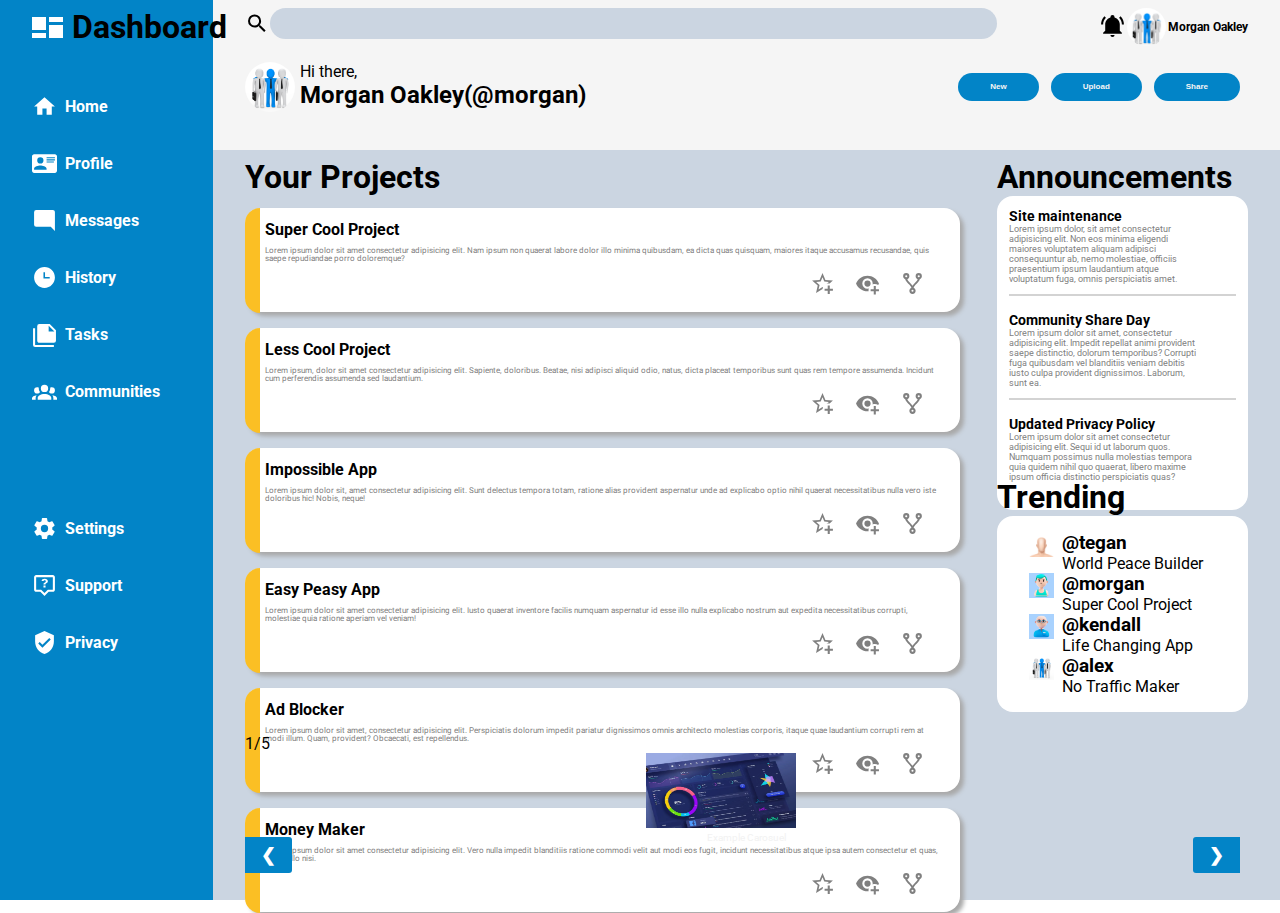
<file: index.html>
<!DOCTYPE html>
<html lang="en">
<head>
    <meta charset="UTF-8">
    <meta http-equiv="X-UA-Compatible" content="IE=edge">
    <meta name="viewport" content="width=device-width, initial-scale=1.0">
    <link rel="stylesheet" href="style.css">
    <script src="script.js" defer></script>
    <title>Dashboard</title>
</head>
<body>
    <div class="wrapper">
        <header class="padding-block">
            <div class="top-bar">
                <form action="">
                    <div class="searchbox">
                        <svg class="icon" id="search">
                            <use xlink:href="./assets/images/icons/icons.svg#search"></use>
                        </svg>
                        <input type="search"/>
                    </div>
                </form>
                <div class="side">
                    <div class="notification">
                        <svg class="icon" id="noti">
                            <use xlink:href="./assets/images/icons/icons.svg#notification"></use>
                        </svg>
                    </div>
                    <div class="profile">
                    </div>
                    <p>Morgan Oakley</p>
                </div>
            </div>
            <div class="bottom-bar">
                <div class="two-columns">
                    <div class="left">
                        <div class="image">
                        </div>
                        <div class="details">
                            <p>Hi there,</p>
                            <h2>Morgan Oakley(@morgan)</h2>
                        </div>
                    </div>
                    <div class="btns">
                        <button>New</button>
                        <button>Upload</button>
                        <button>Share</button>
                    </div>
                </div>
            </div>
        </header>
        <aside class="sidebar padding-block">
            <div class="logo">
                <div class="logo__image">
                    <div class="box" id="top-left"></div>
                    <div class="box" id="top-right"></div>
                    <div class="box" id="bottom-left"></div>
                    <div class="box" id="bottom-right"></div>
                </div>
                <h1>Dashboard</h1>
            </div>
            <nav class="primary-navigation">
                <ul class="primary-navigation__pages">
                    <li class="flex">
                        <svg class="icon">
                            <use xlink:href="./assets/images/icons/icons.svg#home"></use>
                        </svg>
                        <a href="">Home</a>
                    </li>
                    <li class="flex">
                        <svg class="icon">
                            <use xlink:href="./assets/images/icons/icons.svg#card-account-details"></use>
                        </svg>
                        <a href="">Profile</a>
                    </li>
                    <li class="flex">
                        <svg class="icon">
                            <use xlink:href="./assets/images/icons/icons.svg#message"></use>
                        </svg>
                        <a href="">Messages</a>
                    </li>
                    <li class="flex">
                        <svg class="icon">
                            <use xlink:href="./assets/images/icons/icons.svg#history"></use>
                        </svg>
                        <a href="">History</a>
                    </li>
                    <li class="flex">
                        <svg class="icon">
                            <use xlink:href="./assets/images/icons/icons.svg#task"></use>
                        </svg>
                        <a href="">Tasks</a>
                    </li>
                    <li class="flex">
                        <img class="icon" src="./assets/images/icons/account-group.svg" alt="communities">
                        <a href="">Communities</a>
                    </li>
                </ul>
                <ul class="primary-navigation__account">
                    <li class="flex">
                        <svg class="icon">
                            <use xlink:href="./assets/images/icons/icons.svg#setting"></use>
                        </svg>
                        <a href="">Settings</a>
                    </li>
                    <li class="flex">
                        <svg class="icon">
                            <use xlink:href="./assets/images/icons/icons.svg#support"></use>
                        </svg>
                        <a href="">Support</a>
                    </li>
                    <li class="flex">
                        <svg class="icon">
                            <use xlink:href="./assets/images/icons/icons.svg#privacy"></use>
                        </svg>
                        <a href="">Privacy</a>
                    </li>
                </ul>
            </nav>
        </aside>
        <main class="padding-block">
            <section class="project-container">
                <h1>Your Projects</h1>
                <div class="project-wrapper">
                    <div class="card">
                        <div class="card__title"><h1>Super Cool Project</h1></div>
                        <div class="card__details"><p>Lorem ipsum dolor sit amet consectetur adipisicing elit. Nam ipsum non quaerat labore dolor illo minima quibusdam, ea dicta quas quisquam, maiores itaque accusamus recusandae, quis saepe repudiandae porro doloremque?</p></div>
                        <div class="card__cta">
                            <svg class="icon grey">
                                <use xlink:href="./assets/images/icons/icons.svg#star-plus-outline"></use>
                            </svg>
                            <svg class="icon grey">
                                <use xlink:href="./assets/images/icons/icons.svg#eye-plus"></use>
                            </svg>
                            <svg class="icon grey" >
                                <use xlink:href="./assets/images/icons/icons.svg#source-fork"></use>
                            </svg>
                        </div>
                    </div>
                    <div class="card">
                        <div class="card__title"><h1>Less Cool Project</h1></div>
                        <div class="card__details"><p>Lorem ipsum, dolor sit amet consectetur adipisicing elit. Sapiente, doloribus. Beatae, nisi adipisci aliquid odio, natus, dicta placeat temporibus sunt quas rem tempore assumenda. Incidunt cum perferendis assumenda sed laudantium.</p></div>
                        <div class="card__cta">
                            <svg class="icon grey">
                                <use xlink:href="./assets/images/icons/icons.svg#star-plus-outline"></use>
                            </svg>
                            <svg class="icon grey">
                                <use xlink:href="./assets/images/icons/icons.svg#eye-plus"></use>
                            </svg>
                            <svg class="icon grey" >
                                <use xlink:href="./assets/images/icons/icons.svg#source-fork"></use>
                            </svg>
                        </div>
                    </div>
                    <div class="card">
                        <div class="card__title"><h1>Impossible App</h1></div>
                        <div class="card__details"><p>Lorem ipsum dolor sit, amet consectetur adipisicing elit. Sunt delectus tempora totam, ratione alias provident aspernatur unde ad explicabo optio nihil quaerat necessitatibus nulla vero iste doloribus hic! Nobis, neque!</p></div>
                        <div class="card__cta">
                            <svg class="icon grey">
                                <use xlink:href="./assets/images/icons/icons.svg#star-plus-outline"></use>
                            </svg>
                            <svg class="icon grey">
                                <use xlink:href="./assets/images/icons/icons.svg#eye-plus"></use>
                            </svg>
                            <svg class="icon grey" >
                                <use xlink:href="./assets/images/icons/icons.svg#source-fork"></use>
                            </svg>
                        </div>
                    </div>
                    <div class="card">
                        <div class="card__title"><h1>Easy Peasy App</h1></div>
                        <div class="card__details"><p>Lorem ipsum dolor sit amet consectetur adipisicing elit. Iusto quaerat inventore facilis numquam aspernatur id esse illo nulla explicabo nostrum aut expedita necessitatibus corrupti, molestiae quia ratione aperiam vel veniam!</p></div>
                        <div class="card__cta">
                            <svg class="icon grey">
                                <use xlink:href="./assets/images/icons/icons.svg#star-plus-outline"></use>
                            </svg>
                            <svg class="icon grey">
                                <use xlink:href="./assets/images/icons/icons.svg#eye-plus"></use>
                            </svg>
                            <svg class="icon grey" >
                                <use xlink:href="./assets/images/icons/icons.svg#source-fork"></use>
                            </svg>
                        </div>
                    </div>
                    <div class="card">
                        <div class="card__title"><h1>Ad Blocker</h1></div>
                        <div class="card__details"><p>Lorem ipsum dolor sit amet, consectetur adipisicing elit. Perspiciatis dolorum impedit pariatur dignissimos omnis architecto molestias corporis, itaque quae laudantium corrupti rem at modi illum. Quam, provident? Obcaecati, est repellendus.</p></div>
                        <div class="card__cta">
                            <svg class="icon grey">
                                <use xlink:href="./assets/images/icons/icons.svg#star-plus-outline"></use>
                            </svg>
                            <svg class="icon grey">
                                <use xlink:href="./assets/images/icons/icons.svg#eye-plus"></use>
                            </svg>
                            <svg class="icon grey" >
                                <use xlink:href="./assets/images/icons/icons.svg#source-fork"></use>
                            </svg>
                        </div>
                    </div>
                    <div class="card">
                        <div class="card__title"><h1>Money Maker</h1></div>
                        <div class="card__details"><p>Lorem ipsum dolor sit amet consectetur adipisicing elit. Vero nulla impedit blanditiis ratione commodi velit aut modi eos fugit, incidunt necessitatibus atque ipsa autem consectetur et quas, officia illo nisi.</p></div>
                        <div class="card__cta">
                            <svg class="icon grey">
                                <use xlink:href="./assets/images/icons/icons.svg#star-plus-outline"></use>
                            </svg>
                            <svg class="icon grey">
                                <use xlink:href="./assets/images/icons/icons.svg#eye-plus"></use>
                            </svg>
                            <svg class="icon grey" >
                                <use xlink:href="./assets/images/icons/icons.svg#source-fork"></use>
                            </svg>
                        </div>
                    </div>
                </div>
            </section>
            <article class="announcements-container">
                <h1>Announcements</h1>
                <div class="announcement-card">
                    <div class="items">
                        <h2>Site maintenance</h2>
                        <p>Lorem ipsum dolor, sit amet consectetur adipisicing elit. Non eos minima eligendi maiores voluptatem aliquam adipisci consequuntur ab, nemo molestiae, officiis praesentium ipsum laudantium atque voluptatum fuga, omnis perspiciatis amet.</p>
                    </div>
                    <div class="items">
                        <h2>Community Share Day</h2>
                        <p>Lorem ipsum dolor sit amet, consectetur adipisicing elit. Impedit repellat animi provident saepe distinctio, dolorum temporibus? Corrupti fuga quibusdam vel blanditiis veniam debitis iusto culpa provident dignissimos. Laborum, sunt ea.</p>
                    </div>
                    <div class="items" id="bottom">
                        <h2>Updated Privacy Policy</h2>
                        <p>Lorem ipsum dolor sit amet consectetur adipisicing elit. Sequi id ut laborum quos. Numquam possimus nulla molestias tempora quia quidem nihil quo quaerat, libero maxime ipsum officia distinctio perspiciatis quas?</p>
                    </div>
                </div>
            </article>
            <article class="trending-container">
                <h1>Trending</h1>
                <div class="trending__card">
                    <div class="trending__card-items">
                        <div class="trending__card-items__img">
                            <img src="./assets/images/stock-photos/2189.jpg" alt="">
                        </div>
                        <div class="trending__card-details">
                            <h3>@tegan</h3>
                            <p>World Peace Builder</p>
                        </div>
                    </div>
                    <div class="trending__card-items">
                        <div class="trending__card-items__img">
                            <img src="./assets/images/stock-photos/man.jpg" alt="">
                        </div>
                        <div class="trending__card-details">
                            <h3>@morgan</h3>
                            <p>Super Cool Project</p>
                        </div>
                    </div>
                    <div class="trending__card-items">
                        <div class="trending__card-items__img">
                            <img src="./assets/images/stock-photos/kendall.jpg" alt="">
                        </div>
                        <div class="trending__card-details">
                            <h3>@kendall</h3>
                            <p>Life Changing App</p>
                        </div>
                    </div>
                    <div class="trending__card-items">
                        <div class="trending__card-items__img">
                            <img src="./assets/images/stock-photos/pic2.jpg" alt="">
                        </div>
                        <div class="trending__card-details">
                            <h3>@alex</h3>
                            <p>No Traffic Maker</p>
                        </div>
                    </div>
                </div>
            </article>
            <aside class="dashboard">
                <div class="slider-container">
                    <div class="img__track fade">
                        <p>1/5</p>
                        <img  src="./assets/images/stock-photos/dashboard-exaple.webp" alt="">
                        <p class="text">Example Carosuel</p>
                    </div>
                    <div class="img__track fade">
                        <p>2/5</p>
                        <img  src="./assets/images/stock-photos/dashboard-example2.jpeg" alt="">
                        <p class="text">Example Carosuel</p>
                    </div>
                    <div class="img__track fade">
                        <p>3/5</p>
                        <img src="./assets/images/stock-photos/dashboard-exaple.webp" alt="">
                        <p class="text">Example Carosuel</p>
                    </div>
                    <div class="img__track fade">
                        <p>4/5</p>
                        <img src="./assets/images/stock-photos/dashboard-example2.jpeg" alt="">
                        <p class="text">Example Carosuel</p>
                    </div>
                    <div class="img__track fade">
                        <p>5/5</p>
                        <img src="./assets/images/stock-photos/dashboard-example3.jpeg" alt="">
                        <p class="text">Example Carosuel</p>
                    </div>

                    <!--Next and Previous Buttons-->
                    <div class="clicker">
                        <button id="prev" onclick="nextSlide(-1)">&#10094;</button>
                        <button id="next" onclick="nextSlide(1)">&#10095;</button>
                    </div>
                </div>
                <div class="indicators">
                    <span class="dot" onclick="currentSlide(1)"></span>
                    <span class="dot" onclick="currentSlide(2)"></span>
                    <span class="dot" onclick="currentSlide(3)"></span>
                    <span class="dot" onclick="currentSlide(4)"></span>
                    <span class="dot" onclick="currentSlide(5)"></span>
                </div>
            </aside>
        </main>
    </div>
</body>
</html>
</file>
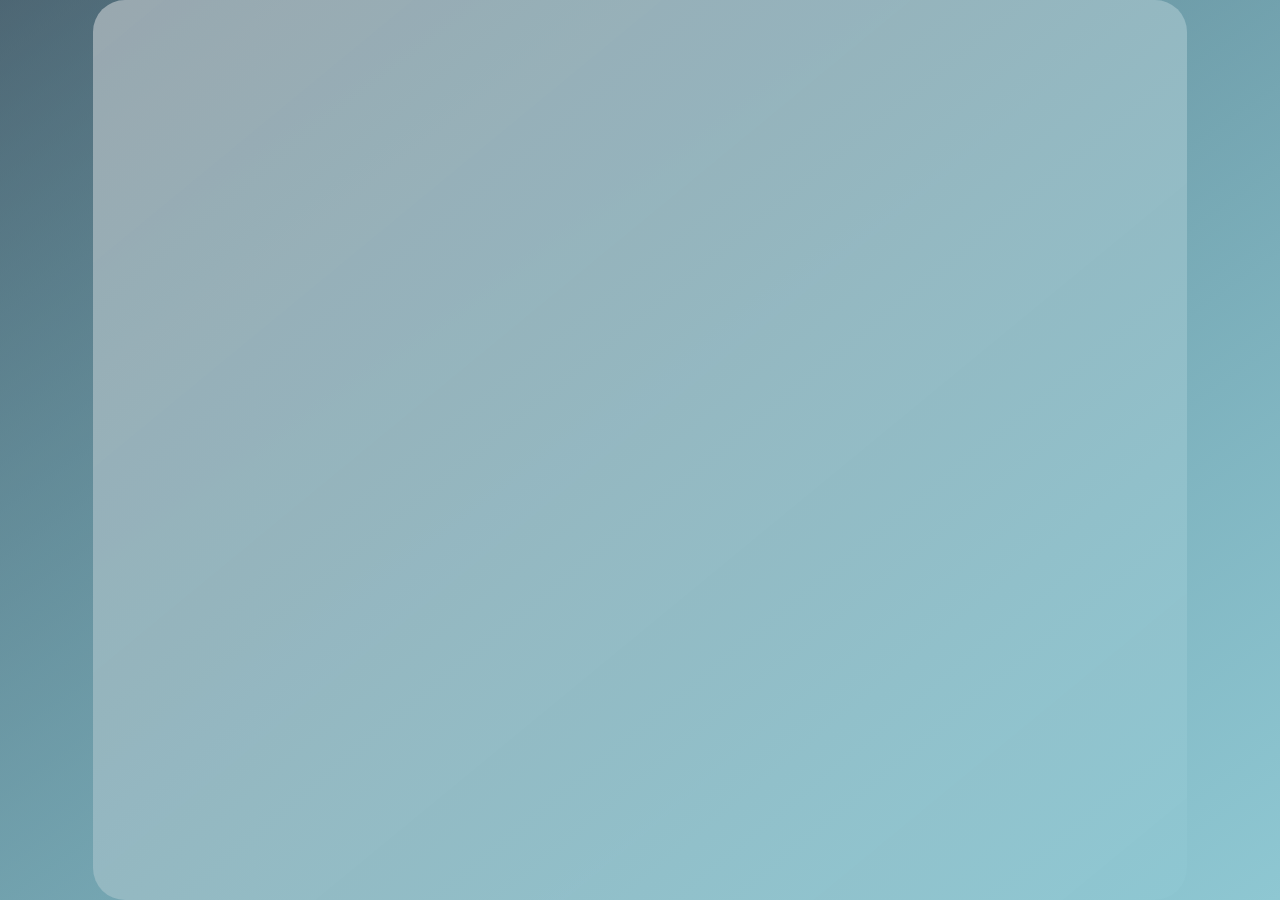
<file: assets/components/Admin/index.html>
<!DOCTYPE html>
<html lang="en">
<head>
    <meta charset="UTF-8">
    <meta http-equiv="X-UA-Compatible" content="IE=edge">
    <meta name="viewport" content="width=device-width, initial-scale=1.0">
    <link rel="stylesheet" href="style.css">
    <title>Admin</title>
</head>
<body>
    <main class="border">
        <section class="containers"></section>
    </main>
</body>
</html>
</file>
<file: style.css>
@import url('https://fonts.googleapis.com/css2?family=Roboto:ital,wght@0,100;0,300;0,400;0,500;0,700;0,900;1,100;1,300;1,400;1,500;1,700;1,900&display=swap');
:root{
    --font-family: "Roboto";

    --bg-color:#cbd5e1;
    --accent-color:#fbbf24;
    --sidebar-color:#0284c7;
    --fw-thin: 100;
    --fw-light: 300;
    --fw-regular: 400;
    --fw-medium: 500;
    --fw-bold: 700;
    --fw-extrabold: 900;
}
*{
    box-sizing: border-box;
    margin: 0;
    padding: 0;
}

body, html {
    height: 100vh;
    margin: 0;
    font-family: var(--font-family),'Courier New', Courier, monospace, 'Times New Roman', Times, serif, Verdana, Geneva, Tahoma, sans-serif;
}
body{
    overflow-x: hidden;
}
/** Utility Classes*/
.padding-block{
    padding: .5rem 2rem;
}


.wrapper{
    height: 100%;
    width: 100%;
    display: grid;
    grid-template-columns: repeat(auto-fit,minmax(185px, 1fr));
    grid-template-rows: repeat(6, 1fr);
    grid-auto-columns: 1fr;
    grid-auto-rows: 1fr;
}

/*====Header===*/

header{
    grid-column: 2/-1;
    grid-row: 1/-1;
    background-color: whitesmoke;

    display: flex;
    flex-direction: column;
    flex-wrap: wrap;
    row-gap: 1rem;
}

.top-bar{
    display: flex;
    width: 100%;
    justify-content: space-between;
    gap: 1rem;
}

form{
    width: 75%;
}
.searchbox{
    display: flex;
    align-items: center;
}
#search{
    fill: black;
    cursor: pointer;
}
input[type="search"]{
    border-radius: 2rem;
    width: 100%;
    background-color: var(--bg-color);
    border: none;
    padding: .5rem;
}

.side{
    display: flex;
    justify-content: space-between;
    column-gap: .15rem;
    align-items: center;
}

#noti{
    fill: black;
    cursor: pointer;
}

.profile{
    background-image: url(./assets/images/stock-photos/pic2.jpg);
    background-size: cover;
    aspect-ratio: 1;
    border-radius: 50%;
    cursor: pointer;
    padding: 1.2rem;
}

.side > p {
    font-size: .75rem;
    line-height: .5rem; 
    font-weight: var(--fw-bold);
    
}
.two-columns{
    display: flex;
    flex-direction: row;
    justify-content: space-between;
    align-items: center;
}
.left{
    display:flex;
    gap: 5px;
}
.image{
    width: 50px;
    height: 50px;
    background-image: url(./assets/images/stock-photos/pic2.jpg);
    background-size: cover;
    aspect-ratio: 1;
    border-radius: 50%;
}

.details{
    display: flex;
    flex-direction: column;
    flex-wrap: wrap;
}

.btn{
    display: inline-flex;
    justify-content: space-between;
    column-gap: 1rem;
}
button{
    border: none;
    border-radius: 2rem;
    padding: .75rem 2rem;
    background-color: var(--sidebar-color);
    margin-right: .5rem;
    color: whitesmoke;
    font-weight: var(--fw-bold);
    font-size: .5rem;
    line-height: .25rem;
    cursor: pointer;
}

/*====SideBar===*/
.sidebar{
    grid-column: 1/2;
    grid-row: 1/-1;
    background-color: var(--sidebar-color);

    display: flex;
    flex-direction:column;
    gap: 1rem;
}
.logo{
    display: flex;
    align-items: center;
    gap: 1px;
}
.logo__image{
    display: grid;
    grid-template-columns:repeat(3,5px);
    grid-template-rows: repeat(3,5px);
    gap: 3px 12px;
}
.box{
    width: .85rem;
    background-color: white;
}
#top-left,#top-right,#bottom-left,#bottom-right{
    background-color: white;
}
#top-left{
    grid-column: 1/2;
    grid-row: 1/3;
}
#top-right{
    grid-column: 2/3;
    grid-row: 1/1;
}
#bottom-left{
    grid-column: 1/2;
    grid-row: 3/3;
}
#bottom-right{
    grid-column: 2/3;
    grid-row: 2/-1;
}
.icon{
    width: 25px;
    height: 25px;
    fill: white;
    cursor: pointer;
}
.icon:hover{
    -webkit-transform: scale(1.5);
    transform: scale(1.5);
}
img.icon{
    filter: invert(100%);
}
.primary-navigation{
    display: flex;
    gap: 3rem;
    flex-direction: column;
}
.flex{
    display: flex;
    flex-direction: row;
    column-gap: .5rem;
    align-items: center;
}

ul li {
    list-style: none;
    margin-block: 2rem;
}

ul li a {
    color: white;
    font-weight: 700;
    text-decoration: none;
}

/*====Content===*/

main{
    grid-column: 2/-1;
    grid-row: 2/-1;
    background-color: var(--bg-color);

    display: grid;
    grid-template-columns: 3fr 1fr;
    grid-template-rows: repeat(8,1fr);
    
}

.project-container{
    grid-column: 1/1;
    grid-row: 1/-2;
}

.project-wrapper{
    display: grid;
    grid-template-columns: repeat(2,1fr);
    grid-template-rows: repeat(3,minmax(fit-content,1fr));
    grid-auto-rows: 1fr;
    row-gap: 1rem;
    
    margin-top: 12px;
}
.card{
    background-color: white;
    border-radius: 1rem;
    padding: 1.5rem 2rem;
    width: 50%;
    display: flex;
    flex-direction: column;
    position: relative;
    row-gap: .5rem;

    box-shadow: 4px 4px 4px darkgray;
}
.card:hover{
    box-shadow: 4px 8px 2px var(--sidebar-color), inset 4px 1px 4px var(--bg-color) ;
    border: solid 3px var(--bg-color);
}
.card::before{
    content: "";
    position: absolute;
    left: 0;
    top: 0;
    width: 5px;
    height: 99%;
    padding: .05rem .3rem;
    background-color: var(--accent-color);
    border-radius: 1rem 0 0 1rem;
    display: block;
    justify-self: flex-start;
    align-self: flex-start;
}
.card:hover::before{
    box-shadow: 0 8px 2px var(--accent-color);
    border: solid 1px var(--accent-color);
}
.card__details{
    color: grey;
    font-size: .5rem;
    line-height: .5rem;
}
.card__cta{
    align-self: flex-end;
}
.grey{
    fill: grey;
}
.card__cta > .grey{
    margin-right: 1rem;
}

.announcements-container{
    grid-column: 2/2;
    grid-row: 1/4;
}
.announcement-card{
    padding: 1rem 2rem;
    background-color: white;
    border-radius: 1rem;
    width: 75%;
}
.items{
    border-bottom: solid lightgray 2px;
    margin-bottom: 1rem;
}
.items > h2{
    font-size: .85rem;
    line-height: 1rem;
}
.items > p{
    font-size: .65rem;
    width: 45ch;
    margin-bottom: 5px;
}
#bottom{
    border-bottom: none;
}
.trending-container{
    grid-column: 2/2;
    grid-row: 5/7;
}

.trending__card{
    background-color: white;
    border-radius: 1rem;
    padding: 1rem 2rem;
    width: 75%;
}

.trending__card-items{
    display: flex;
    column-gap: .5rem;
    
}

.trending__card-items__img{
    border-radius: 50%;
    cursor: pointer;
}

.trending__card-items__img img{
    width: 25px;
    height: 25px;
}

.trending__card-details{
    cursor: pointer;
}


@media (min-width:20em) {
    .project-wrapper{
        grid-template-columns: repeat(2,1fr);
        grid-template-rows: repeat(3,1fr);
        margin-right: 5%;
        column-gap: 2rem;
    }
    .card{
        padding: .75rem 1.2rem;
        width: 100%;
    }
    .card__title{
        font-size: .5rem;
    }
    .announcement-card{
        padding: .75rem .75rem;
        background-color: white;
        border-radius: 1rem;
        width: 100%;
    }
    .items > p{
        font-size: .55rem;
        width: 38ch;
        margin-bottom: 10px;
        color: gray;
    }
    .trending__card{
        padding: 1rem 2rem;
        width: 100%;
    }
}

@media (min-width: 1048px) {
    .project-wrapper{
        display: grid;
        grid-template-columns: repeat(auto-fill,minmax(500px, 1fr));
        grid-template-rows: repeat(auto-fill,minmax(fit-content,1fr));
        grid-auto-rows: 1fr;
        row-gap: 1rem;
    }
}
/*====DASHBOARDS====*/
.dashboard{
    grid-column: 1 / -1;
    grid-row: 8/-1;
    
    display: flex;
    flex-direction: column;
    align-items: center;

    background-color: transparent;
    margin-top: 1rem;
}
@media (max-width:1023px) {
    .dashboard{
        grid-column: 1 / 2;
        grid-row: 8/-1;
    }
}
.slider-container{
    width: 100%;
    position: relative;
    margin: auto;
}

.img__track{
    display: none;
}

.img__track > img {
    width: 150px;
    height: 75px;
    aspect-ratio: 1/2;
    margin-left: 50%;
    margin-right: 50%;
    position: relative;
    left: -10%;
}

.clicker{
    display: flex;
    justify-content: space-between;
}

#prev,#next{
    cursor: pointer;
    position: relative;
    top: 50%;
    width: auto;
    margin-top: -22px;
    padding: 16px;
    color: white;
    font-weight: bold;
    font-size: 18px;
    transition: 0.6s ease;
    border-radius: 0 3px 3px 0;
    user-select: none;
}

#prev:hover, #next:hover {
    background-color: rgba(0,0,0,0.8);
}

#next{
    border-radius: 3px 0 0 3px;
}

/* Caption text */
.text {
    color: #f2f2f2;
    font-size: 10px;
    padding: 8px 12px;
    position: relative;
    bottom: 8px;
    width: 100%;
    text-align: center;
}

/* Number text (1/3 etc) */
.numbertext {
    color: #f2f2f2;
    font-size: 12px;
    padding: 8px 12px;
    position: relative;
    top: 0;
  }

  /* The dots/bullets/indicators */
.dot {
    cursor: pointer;
    height: 15px;
    width: 15px;
    margin: 0 2px;
    background-color: #bbb;
    border-radius: 50%;
    display: inline-block;
    transition: background-color 0.6s ease;
}

.active, .dot:hover {
    background-color: #717171;
}

/* Fading animation */
.fade {
    animation-name: fade;
    animation-duration: 1.5s;
}

@keyframes fade {
    from {opacity: .4}
    to {opacity: 1}
}
</file>
<file: assets/components/Admin/style.css>
:root{
    --outer-bg-color: linear-gradient(to top left, rgba(142, 199, 210, 1.0), rgba(42, 72, 88, .45));
    --inner-bg-color: linear-gradient(from 321deg, rgba(47, 89, 206, .99),rgba(59, 89, 170, 0.83), rgba(99, 127, 202, 0.73),rgba(21, 59, 163, 0.63),rgba(6, 35, 149, 0.43));
    --frame-background: conic-gradient(from 90deg, rgba(165, 214, 140, 1.0), rgba(67, 205, 237, 1.0));
    --accent-text-color: conic-gradient(from 180deg, rgba(202, 156, 149, 1.0), rgba(229, 218, 67, .77));
    --accent-icon-background: conic-gradient(from 180deg, rgba(148, 198, 135, 1.0), rgba(223, 253, 74, 1.0));
}
body,html,*{
    box-sizing: border-box;
    height: 100vh;
    width: 100vw;
    margin: 0;
    padding: 0;
    background: var(--outer-bg-color)
}
main{
    width: 100%;
    height: 100%;
    padding: 2rem 2rem;
    display: flex;
    justify-content: center;
    align-items: center;
}
.containers{
    width: 90%;
    border: 1px solid var(--frame-background);
    background-color: rgba(255, 255, 255, 0.938);
    border-radius: 2rem;
}
</file>
